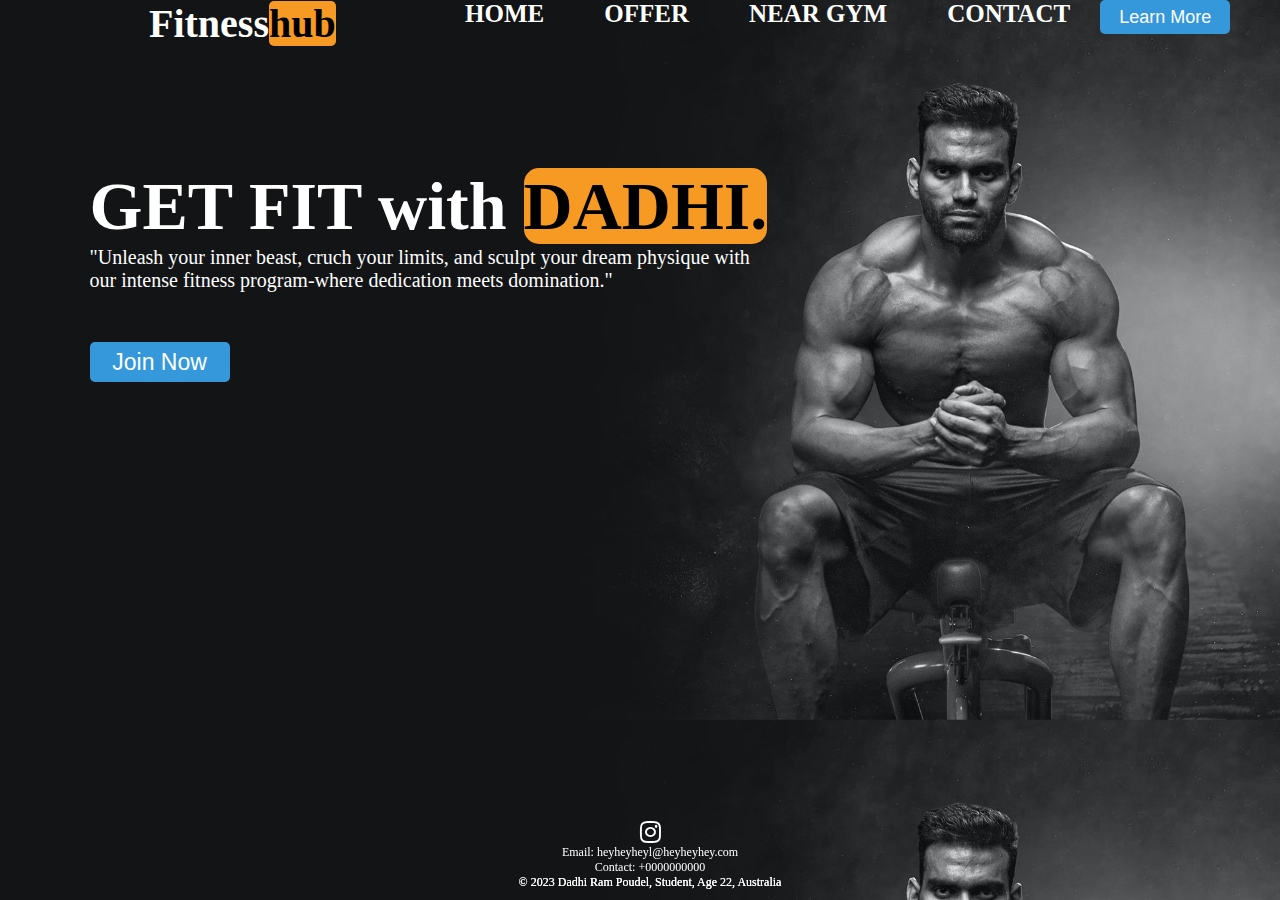
<file: index.html>
<!DOCTYPE html>
<html lang="en">
    <head>
        <meta charset="UTF-8">
        <meta http-equiv="X-UA-Compatible" content="IE=edge">
        <meta name="viewport" content="width=device-width, initial-scale=1.0">
        <title>Document</title>
        <link rel="stylesheet" href="gym.css">
    </head>
    <head>
        <meta charset="UTF-8">
        <meta http-equiv="X-UA-Compatible" content="IE=edge">
        <meta name="viewport" content="width=device-width, initial-scale=1.0">
        <title>Document</title>
        <link rel="stylesheet" href="gym.css">
        <link rel="stylesheet" href="https://cdnjs.cloudflare.com/ajax/libs/font-awesome/6.0.0/css/all.min.css">
      </head>
    <body>
        <nav>
            <a class="links" href="Gym.html"><h1>Fitness<a class="hub">hub</a></h1></a>
            <ul>
                <li><a>HOME</a></li>
                <li><a>OFFER</a></li>
                <li><a>NEAR GYM</a></li>
                <li><a>CONTACT</a></li>
                <a class="links"  href="learnmore.html" ><button>Learn More</a></button>

            </ul>
        </nav>

        <div class="container">
            <div class="text">
                <h1>GET FIT with <a class="dadhi">DADHI.</a></h1>
                <p>"Unleash your inner beast, cruch your limits, and sculpt your dream physique with<br> 
                our intense fitness program-where dedication meets domination."</p>
                <!-- <a href="Registrationform.html" target="_blank" class="join-now-button">Join Now</a> -->
                <a class="links"  href="Registrationform.html" ><button>Join Now</a></button>
                
            </div>
        </div>

<footer>
    <p>&copy; 2023 Dadhi Ram Poudel, Student, Age 22, Australia</p>
</footer>
<footer>

    <div class="social-links">
        <a href="https://www.instagram.com/iamkrrishnaa.1/" target="_blank" title="Instagram"><i
                class="fab fa-instagram"></i></a>
        <!-- <a href="https://www.facebook.com/your_facebook_username" target="_blank" title="Facebook"><i class="fab fa-facebook"></i></a> -->
    </div>
    <div class="contact-info">
        <p>Email: heyheyheyl@heyheyhey.com</p>
        <p>Contact: +0000000000</p>
    </div>
    <p>&copy; 2023 Dadhi Ram Poudel, Student, Age 22, Australia</p>

</footer>
  
    </body>
</html>
</file>
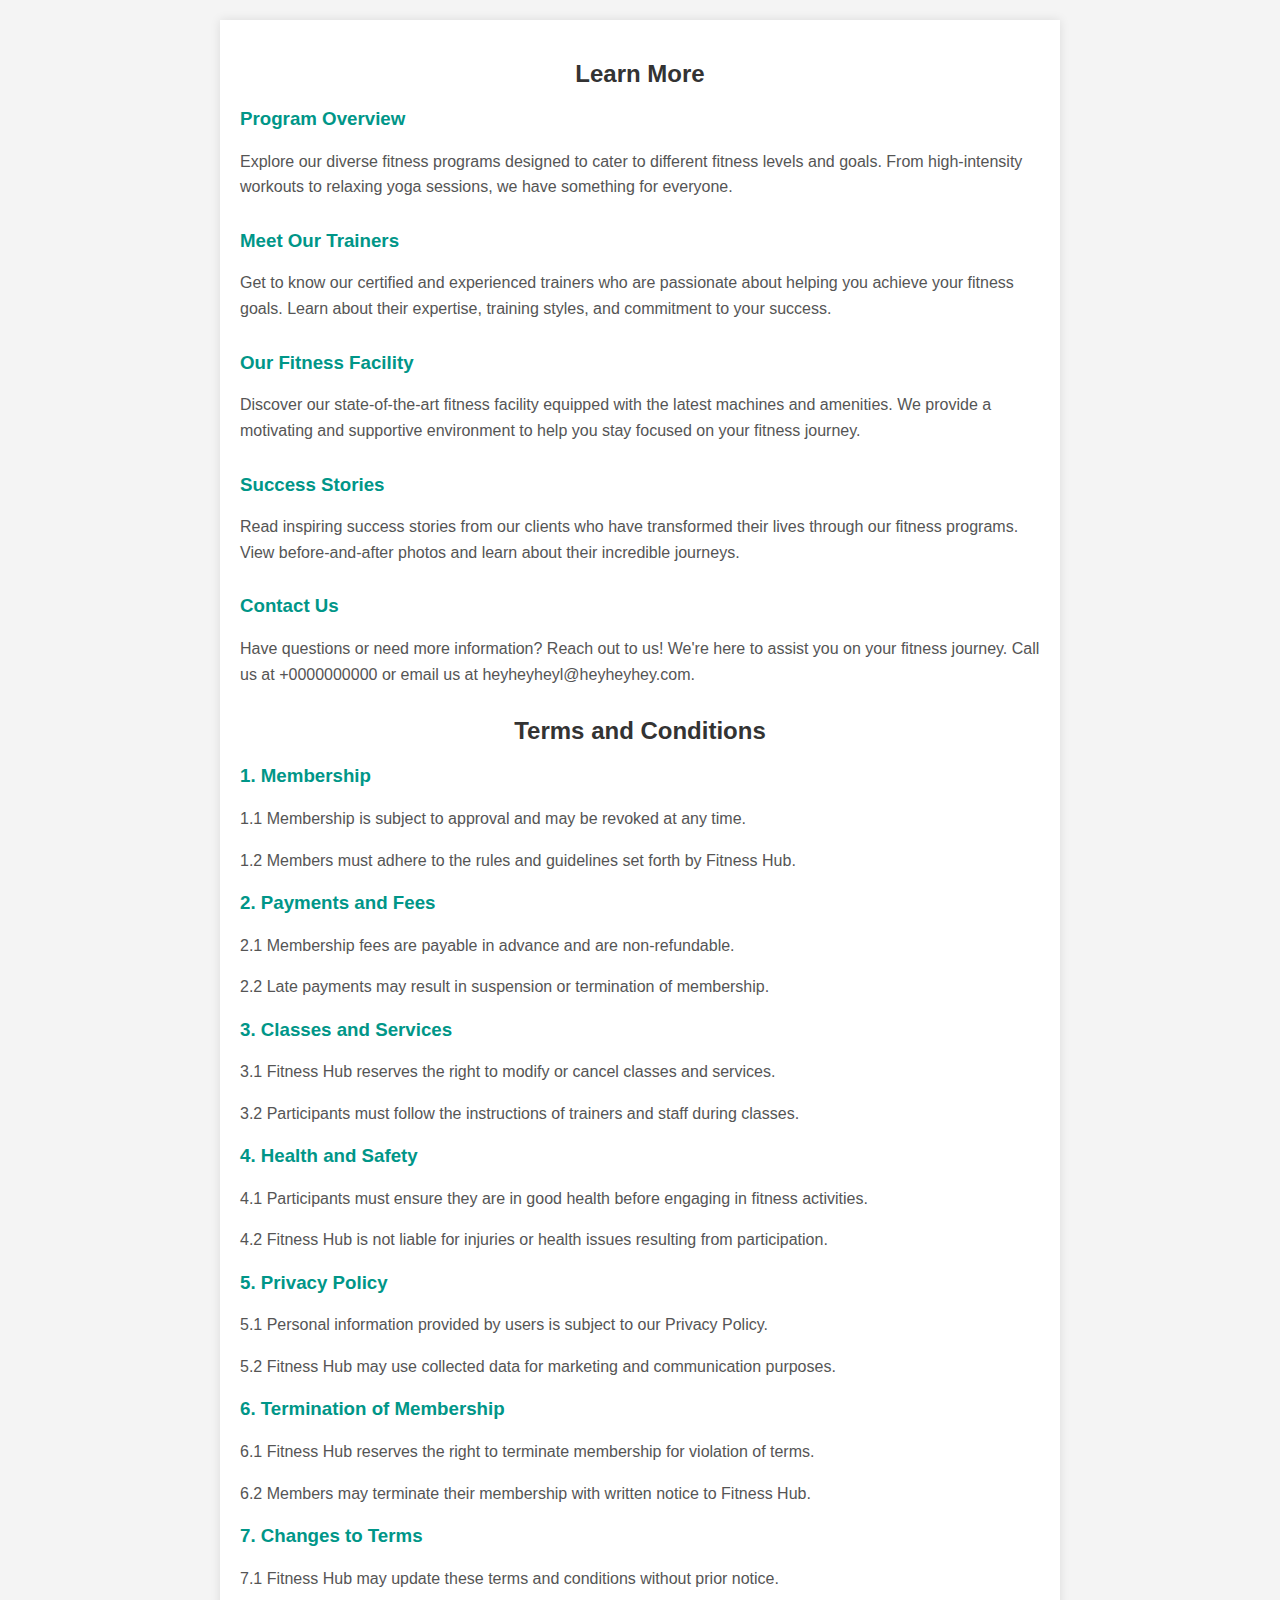
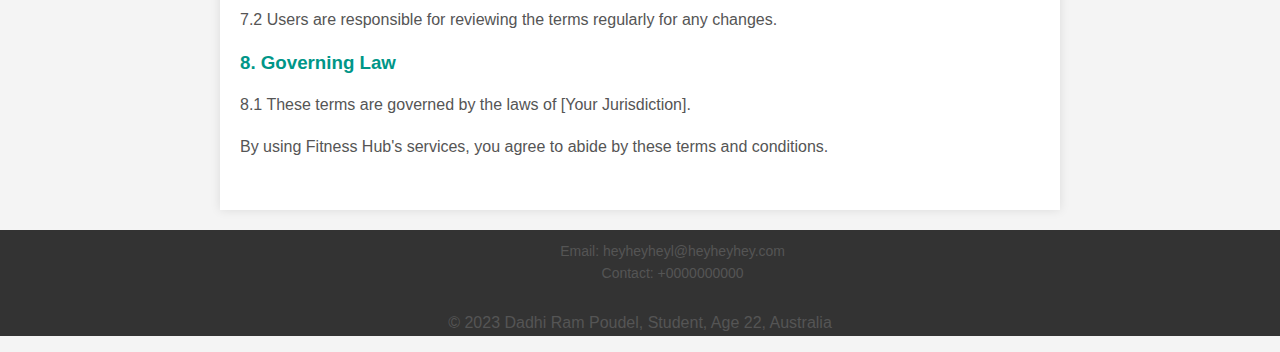
<file: learnmore.html>
<!DOCTYPE html>
<html lang="en">
  <head>
    <meta charset="UTF-8">
    <meta http-equiv="X-UA-Compatible" content="IE=edge">
    <meta name="viewport" content="width=device-width, initial-scale=1.0">
    <title>Learn More</title>
    <link rel="stylesheet" href="learnmore.css">
  </head>
  <body>
    <section class="learn-more">
        <h2>Learn More</h2>

        <div class="program-overview">
            <h3>Program Overview</h3>
            <p>Explore our diverse fitness programs designed to cater to different fitness levels and goals. From high-intensity workouts to relaxing yoga sessions, we have something for everyone.</p>
        </div>

        <div class="trainer-profiles">
            <h3>Meet Our Trainers</h3>
            <p>Get to know our certified and experienced trainers who are passionate about helping you achieve your fitness goals. Learn about their expertise, training styles, and commitment to your success.</p>
        </div>

        <div class="facility-info">
            <h3>Our Fitness Facility</h3>
            <p>Discover our state-of-the-art fitness facility equipped with the latest machines and amenities. We provide a motivating and supportive environment to help you stay focused on your fitness journey.</p>
        </div>

        <div class="success-stories">
            <h3>Success Stories</h3>
            <p>Read inspiring success stories from our clients who have transformed their lives through our fitness programs. View before-and-after photos and learn about their incredible journeys.</p>
        </div>

        <!-- Add more sections based on your specific offerings -->

        <div class="contact-information">
            <h3>Contact Us</h3>
            <p>Have questions or need more information? Reach out to us! We're here to assist you on your fitness journey. Call us at +0000000000 or email us at heyheyheyl@heyheyhey.com.</p>
        </div>

        <div class="terms-and-conditions">
            <h2>Terms and Conditions</h2>

            <h3>1. Membership</h3>
            <p>1.1 Membership is subject to approval and may be revoked at any time.</p>
            <p>1.2 Members must adhere to the rules and guidelines set forth by Fitness Hub.</p>
    
            <h3>2. Payments and Fees</h3>
            <p>2.1 Membership fees are payable in advance and are non-refundable.</p>
            <p>2.2 Late payments may result in suspension or termination of membership.</p>
    
            <h3>3. Classes and Services</h3>
            <p>3.1 Fitness Hub reserves the right to modify or cancel classes and services.</p>
            <p>3.2 Participants must follow the instructions of trainers and staff during classes.</p>
    
            <h3>4. Health and Safety</h3>
            <p>4.1 Participants must ensure they are in good health before engaging in fitness activities.</p>
            <p>4.2 Fitness Hub is not liable for injuries or health issues resulting from participation.</p>
    
            <h3>5. Privacy Policy</h3>
            <p>5.1 Personal information provided by users is subject to our Privacy Policy.</p>
            <p>5.2 Fitness Hub may use collected data for marketing and communication purposes.</p>
    
            <h3>6. Termination of Membership</h3>
            <p>6.1 Fitness Hub reserves the right to terminate membership for violation of terms.</p>
            <p>6.2 Members may terminate their membership with written notice to Fitness Hub.</p>
    
            <h3>7. Changes to Terms</h3>
            <p>7.1 Fitness Hub may update these terms and conditions without prior notice.</p>
            <p>7.2 Users are responsible for reviewing the terms regularly for any changes.</p>
    
            <h3>8. Governing Law</h3>
            <p>8.1 These terms are governed by the laws of [Your Jurisdiction].</p>
    
            <p>By using Fitness Hub's services, you agree to abide by these terms and conditions.</p>
        </div>
    </section>

    <footer>
        <div class="footer-content">
            <div class="social-links">
                <a href="https://www.instagram.com/iamkrrishnaa.1/" target="_blank" title="Instagram"><i class="fab fa-instagram"></i></a>
            </div>
            <div class="contact-info">
                <p>Email: heyheyheyl@heyheyhey.com</p>
                <p>Contact: +0000000000</p>
            </div>
        </div>
        <p>&copy; 2023 Dadhi Ram Poudel, Student, Age 22, Australia</p>
    </footer>

    <!-- <div class="leave-page">
        <h2>Leave Page</h2>
        <p>Are you sure you want to leave? Your fitness journey awaits! Stay connected with us for the latest updates and exclusive offers.</p>
        <a href="#" class="cancel-link">Cancel</a>
        <a href="#" class="leave-link">Leave Page</a>
    </div> -->

</body>
</html>
</file>
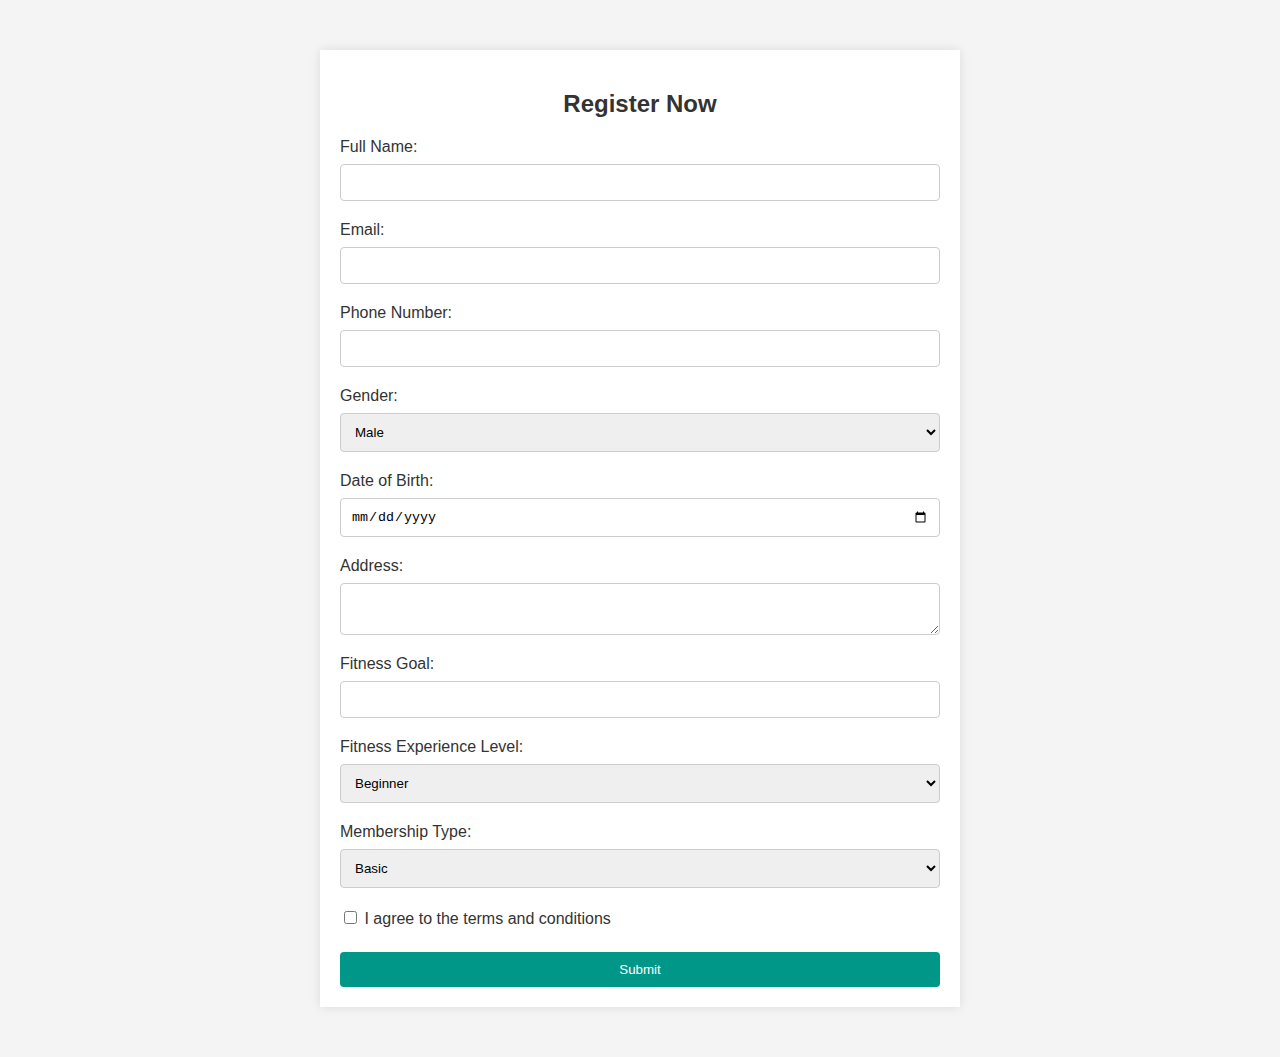
<file: Registrationform.html>
<!-- registration.html -->
<!DOCTYPE html>
<html lang="en">
  <head>
    <meta charset="UTF-8">
    <meta http-equiv="X-UA-Compatible" content="IE=edge">
    <meta name="viewport" content="width=device-width, initial-scale=1.0">
    <title>Registration Form</title>
    <link rel="stylesheet" href="Registrationform.css">
  </head>
  <body>
    <div class="registration-form">
      <h2>Register Now</h2>
      <form name="submit-to-google-sheet">
          <label for="fullName">Full Name:</label>
          <input type="text" id="fullName" name="fullName" required>

          <label for="email">Email:</label>
          <input type="email" id="email" name="email" required>

          <label for="phone">Phone Number:</label>
          <input type="tel" id="phone" name="phone" required>

          <label for="gender">Gender:</label>
          <select id="gender" name="gender" required>
              <option value="male">Male</option>
              <option value="female">Female</option>
              <option value="other">Other</option>
          </select>

          <label for="birthdate">Date of Birth:</label>
          <input type="date" id="birthdate" name="birthdate" required>

          <label for="address">Address:</label>
          <textarea id="address" name="address" required></textarea>

          <label for="fitnessGoal">Fitness Goal:</label>
          <input type="text" id="fitnessGoal" name="fitnessGoal" required>

          <label for="experienceLevel">Fitness Experience Level:</label>
          <select id="experienceLevel" name="experienceLevel" required>
              <option value="beginner">Beginner</option>
              <option value="intermediate">Intermediate</option>
              <option value="advanced">Advanced</option>
          </select>

          <label for="membershipType">Membership Type:</label>
          <select id="membershipType" name="membershipType" required>
              <option value="basic">Basic</option>
              <option value="premium">Premium</option>
              <option value="elite">Elite</option>
          </select>

          <label for="agreeTerms">
              <input type="checkbox" id="agreeTerms" name="agreeTerms" required>
              I agree to the terms and conditions
          </label>

          <button type="submit">Submit</button>
      </form>
  </div>
  <script>
    const scriptURL = 'https://script.google.com/macros/s/AKfycbyKJPXIuOc4bq3vTNf2VvjR3hg0iefrATDn_6y8BpBnPbNb7I3ByyvTTSfisbnEviWjRg/exec'
    const form = document.forms['submit-to-google-sheet']
  
    form.addEventListener('submit', e => {
      e.preventDefault()
      fetch(scriptURL, { method: 'POST', body: new FormData(form)})
        .then(response => console.log('Success!', response))
        .catch(error => console.error('Error!', error.message))
    })
  </script>
</body>
</html>
</file>
<file: gym.css>
*{
margin: 0%;
padding: 0%;
}
body{
    background-image: url("bg.jpg");
    background-size: 100%;
    color: white;
}
nav{
    display: flex;
    justify-content: center;
    justify-content: space-around;
}
nav h1{
    font-size: 40px;
    cursor: pointer;
}
nav h1 .HUB {
    color: red;
}

ul button{
    /* width: 100px; */
    height: 34px;
    background-color: rgb(224, 11, 11);
    color: white;
    font-size: 18px;
    border: none;
    border-radius: 3px;
    cursor: pointer;



  width: 130px;
  /* height: 40px; */
  background-color: #3498db;
  color: #fff;
  border: none;
  border-radius: 5px;
  cursor: pointer;
  transition: background-color 0.3s ease;
  

}

ul button:hover{
    background-color: #2980b9;
}
ul{
    display: flex;
}

ul li {
    list-style-type :none
}
ul li a{
    margin-inline: 30px;
    font-size: 25px;
    position: relative;
    text-decoration: none;
    /* border-bottom: 3px solid rgb(67, 67, 233); */
    font-weight: bold;
    cursor: pointer;

    

}
ul li a:hover{
    /* border-bottom: 3px solid rgb(67, 67, 233);
    border-radius: 3px;
    margin-top: 2px;
    cursor: pointer; */
}



ul li a::before{
    content: '';
    position: absolute;
    bottom: 0;
    left: 0;
    width: 0;
    height: 2px;
    background-color: #3498db;
    transition: width 0.3s ease;
}

ul li a:hover::before {
    width: 100%;
}

.text{
    margin-left: 7%;
    margin-top: 120px;
}

.text h1{
    font-size: 68px;
    /* font-family: Helvetica Bold; */
}

.text p{
    font-size: 20px;
}

.text button{
    width: 140px;
    /* font-size: 50px; */
    height: 40px;
    /* background-color: red; */
    background-color: #3498db;
    color: white;
    border: none;
    margin-top: 50px;
    font-size: 23px;
    border-radius: 5px; 

    /* width: 170px;
    font-size: 100px;
    height: 44px;
    background-color: #3498db;
    color: #fff;
    border: none;
    border-radius: 5px;
    cursor: pointer;
    transition: background-color 0.3s ease; */
    
}
.text button:hover{
    /* border: 3px solid white; */
    /* background-color: #2980b9; */
    cursor: pointer;
    /* background-color: #2980b9; */
}
.hub{
    color: black;
    background-color: #F79A24;
    border-radius: 5px;
}
.dadhi{
    color: black;
    background-color: #F79A24;
    border-radius: 15px;
    /* border-radius: 5px; */
}



/* suggested by chat gpt */

/* Add this to your existing CSS */
/* .fixed-corner {
    position: fixed;
    bottom: 0;
    left: 0;
    padding: 20px;
    background-color: #3498db;
    color: white;
    width: 250px;
    text-align: center;
  }
  
  .fixed-corner-content {
    font-size: 18px;
  }
  
  .fixed-corner-content p {
    margin-bottom: 10px;
  }
  
  .fixed-corner-content button {
    width: 150px;
    height: 40px;
    background-color: #2980b9;
    color: white;
    border: none;
    border-radius: 5px;
    cursor: pointer;
    transition: background-color 0.3s ease;
  }
  
  .fixed-corner-content button:hover {
    background-color: #2471a3;
  } */
  

  /* Add this to your existing CSS */
footer {
    /* background-color: #3498db; */
    color: white;
    text-align: center;
    padding: 10px;
    position: fixed;
    bottom: 0;
    left: 0;
    width: 100%;
    font-size: 15px;
  }



  /* Your existing CSS */

footer {
    /* background-color: #3498db; */
    color: white;
    text-align: center;
    padding: 10px;
    position: fixed;
    bottom: 0;
    left: 0;
    width: 100%;
    font-size: 12px;
  }
  
  .social-links a,
  .contact-info p {
    margin: 0 10px;
    color: white;
    text-decoration: none;
    cursor: pointer;
   
  }

  .social-links a{
    size: 10px;
  } 

  .social-links a:hover {
    color: red;

  }
  
  .fixed-corner {
    position: fixed;
    bottom: 0;
    left: 0;
    padding: 20px;
    background-color: #3498db;
    color: white;
    width: 250px;
    text-align: center;
  }
  
  .fixed-corner-content {
    font-size: 18px;
  }
  
  .fixed-corner-content p {
    margin-bottom: 10px;
  }
  
  .fixed-corner-content button {
    width: 150px;
    height: 40px;
    background-color: #2980b9;
    color: white;
    border: none;
    border-radius: 5px;
    cursor: pointer;
    transition: background-color 0.3s ease;
  }
  
  .fixed-corner-content button:hover {
    background-color: #2471a3;
  }
  
  .social-links a i.fab.fa-instagram {
    font-size: 24px; 
    /* color: #e4405f;  */
}
.links{
    color: white;
    text-decoration-line:none;
}
</file>
<file: learnmore.css>
body {
    font-family: 'Arial', sans-serif;
    margin: 0;
    padding: 0;
    box-sizing: border-box;
    background-color: #f4f4f4;
}

.learn-more {
    max-width: 800px;
    margin: 20px auto;
    background-color: #fff;
    padding: 20px;
    box-shadow: 0 0 10px rgba(0, 0, 0, 0.1);
}

h2 {
    color: #333;
    text-align: center;
}

h3 {
    color: #009688;
}

.program-overview,
.trainer-profiles,
.facility-info,
.success-stories,
.contact-information,
.terms-and-conditions {
    margin-bottom: 30px;
}

p {
    line-height: 1.6;
    color: #555;
}

.footer-content {
    display: flex;
    justify-content: space-between;
    align-items: center;
    padding: 10px;
    background-color: #333;
    color: #fff;
}

.social-links a {
    color: #fff;
    margin-right: 10px;
    font-size: 18px;
}

.contact-info p {
    margin: 0;
    font-size: 14px;
}

.footer-content p {
    margin: 0;
}

.footer-content a {
    color: #fff;
    text-decoration: none;
}

.footer-content a:hover {
    text-decoration: underline;
}

footer {
    background-color: #333;
    color: white;
    text-align: center;
    
}



.contact-info p{
    padding-right: 485px;
}



/* ... (previous CSS code) ... */ */

.terms-and-conditions {
    font-size: 14px; /* Add this line to set the font size */
}

/* ... (continue with the rest of your CSS) ... */
</file>
<file: Registrationform.css>
/* styles.css */

body {
    font-family: 'Arial', sans-serif;
    margin: 0;
    padding: 0;
    box-sizing: border-box;
    background-color: #f4f4f4;
}

.registration-form {
    max-width: 600px;
    margin: 50px auto;
    background-color: #fff;
    padding: 20px;
    box-shadow: 0 0 10px rgba(0, 0, 0, 0.1);
}

h2 {
    color: #333;
    text-align: center;
}

form {
    display: flex;
    flex-direction: column;
}

label {
    margin-bottom: 8px;
    color: #333;
}

input, select, textarea {
    padding: 10px;
    margin-bottom: 20px;
    border: 1px solid #ccc;
    border-radius: 4px;
}

button {
    background-color: #009688;
    color: #fff;
    padding: 10px;
    border: none;
    border-radius: 4px;
    cursor: pointer;
}

button:hover {
    back
}
</file>
